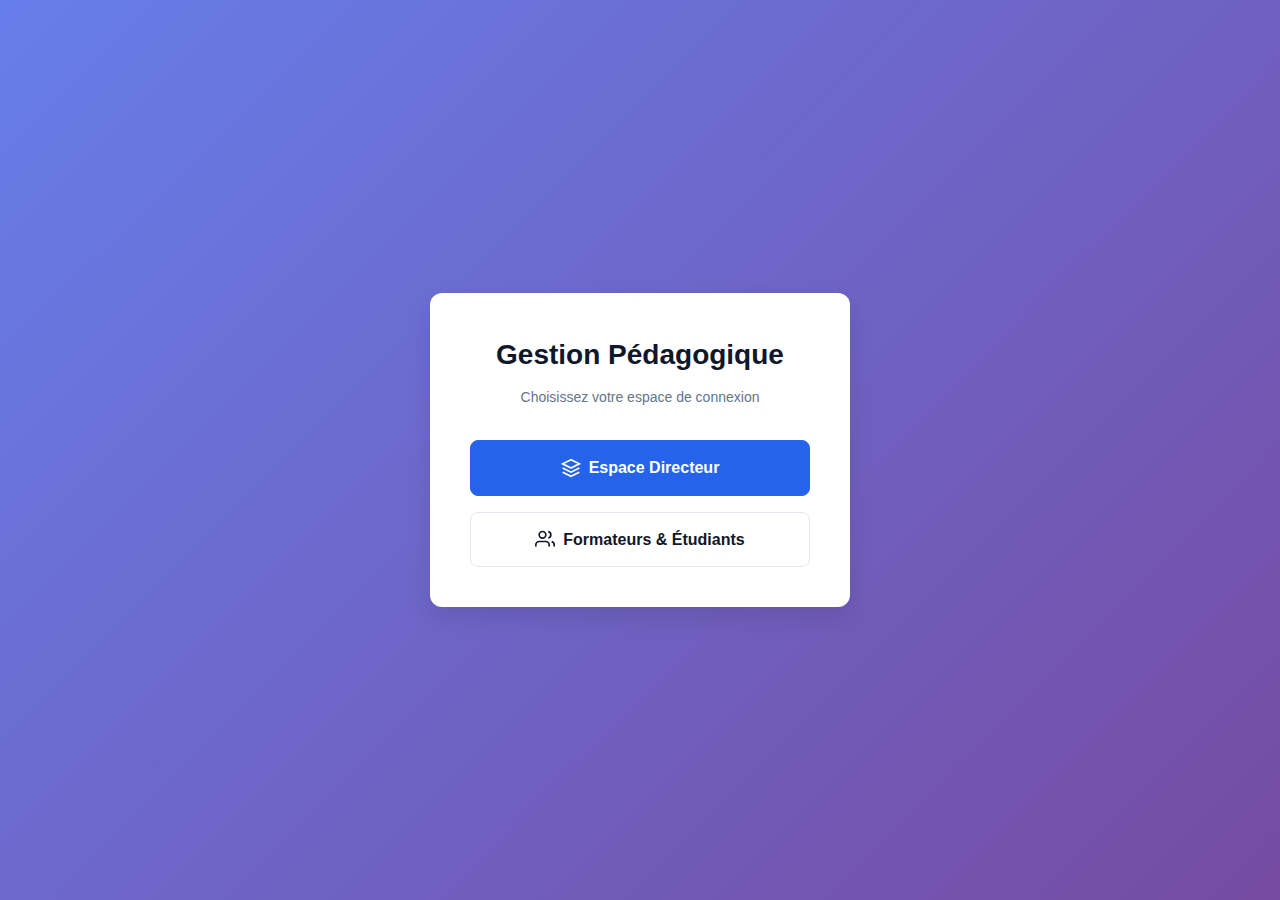
<file: frontend/index.html>
<!DOCTYPE html>
<html lang="fr">
<head>
    <meta charset="UTF-8">
    <meta name="viewport" content="width=device-width, initial-scale=1.0">
    <title>Gestion Pédagogique</title>
    <link rel="stylesheet" href="styles.css">
</head>
<body class="login-page">
    <div class="login-container">
        <div class="login-card">
            <div class="login-header">
                <h1>Gestion Pédagogique</h1>
                <p>Choisissez votre espace de connexion</p>
            </div>
            <div style="display: flex; flex-direction: column; gap: 16px;">
                <a href="login-directeur.html" class="btn btn-primary btn-large" style="justify-content: center;">
                    <svg viewBox="0 0 24 24" fill="none" stroke="currentColor" stroke-width="2" width="20" height="20">
                        <path d="M12 2L2 7l10 5 10-5-10-5z"></path>
                        <path d="M2 17l10 5 10-5M2 12l10 5 10-5"></path>
                    </svg>
                    Espace Directeur
                </a>
                <a href="login-user.html" class="btn btn-secondary btn-large" style="justify-content: center;">
                    <svg viewBox="0 0 24 24" fill="none" stroke="currentColor" stroke-width="2" width="20" height="20">
                        <path d="M17 21v-2a4 4 0 0 0-4-4H5a4 4 0 0 0-4 4v2"></path>
                        <circle cx="9" cy="7" r="4"></circle>
                        <path d="M23 21v-2a4 4 0 0 0-3-3.87"></path>
                        <path d="M16 3.13a4 4 0 0 1 0 7.75"></path>
                    </svg>
                    Formateurs & Étudiants
                </a>
            </div>
        </div>
    </div>
</body>
</html>
</file>
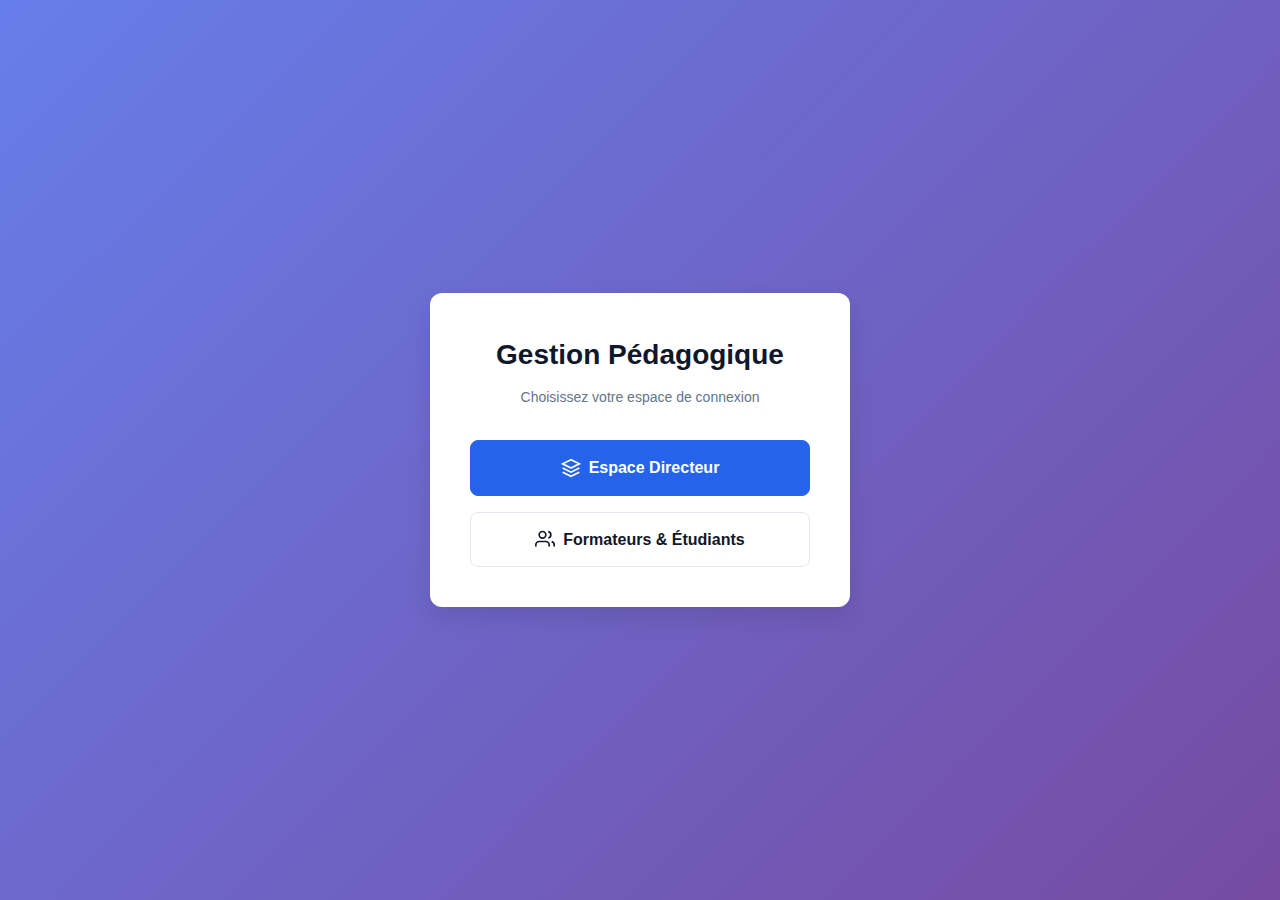
<file: frontend/dashboard-etudiant.html>
<!DOCTYPE html>
<html lang="fr">
<head>
    <meta charset="UTF-8">
    <meta name="viewport" content="width=device-width, initial-scale=1.0">
    <title>Dashboard Étudiant - Gestion Pédagogique</title>
    <link rel="stylesheet" href="styles.css">
</head>
<body>
    <div class="app-container">
        <aside class="sidebar">
            <div class="sidebar-header">
                <h1>Gestion Pédagogique</h1>
                <p id="user-name">Étudiant</p>
            </div>
            <nav class="sidebar-nav">
                <div class="nav-item active" data-section="espaces">
                    <svg viewBox="0 0 24 24" fill="none" stroke="currentColor" stroke-width="2">
                        <path d="M4 19.5A2.5 2.5 0 0 1 6.5 17H20"></path>
                        <path d="M6.5 2H20v20H6.5A2.5 2.5 0 0 1 4 19.5v-15A2.5 2.5 0 0 1 6.5 2z"></path>
                    </svg>
                    <span class="nav-text">Mes espaces</span>
                </div>
                <div class="nav-item" data-section="travaux">
                    <svg viewBox="0 0 24 24" fill="none" stroke="currentColor" stroke-width="2">
                        <path d="M14 2H6a2 2 0 0 0-2 2v16a2 2 0 0 0 2 2h12a2 2 0 0 0 2-2V8z"></path>
                        <polyline points="14 2 14 8 20 8"></polyline>
                        <line x1="16" y1="13" x2="8" y2="13"></line>
                        <line x1="16" y1="17" x2="8" y2="17"></line>
                    </svg>
                    <span class="nav-text">Mes travaux</span>
                </div>
                <div class="nav-item" data-section="notes">
                    <svg viewBox="0 0 24 24" fill="none" stroke="currentColor" stroke-width="2">
                        <polygon points="12 2 15.09 8.26 22 9.27 17 14.14 18.18 21.02 12 17.77 5.82 21.02 7 14.14 2 9.27 8.91 8.26 12 2"></polygon>
                    </svg>
                    <span class="nav-text">Mes notes</span>
                </div>
            </nav>
            <div class="sidebar-footer">
                <button class="btn btn-secondary" onclick="logout()" style="width: 100%;">
                    <svg viewBox="0 0 24 24" fill="none" stroke="currentColor" stroke-width="2" width="20" height="20">
                        <path d="M9 21H5a2 2 0 0 1-2-2V5a2 2 0 0 1 2-2h4"></path>
                        <polyline points="16 17 21 12 16 7"></polyline>
                        <line x1="21" y1="12" x2="9" y2="12"></line>
                    </svg>
                    <span class="nav-text">Déconnexion</span>
                </button>
            </div>
        </aside>

        <main class="main-content">
            <div id="section-espaces">
                <div class="header">
                    <h1>Mes espaces pédagogiques</h1>
                </div>
                <div id="espaces-list" class="stats-grid"></div>
            </div>

            <div id="section-travaux" class="hidden">
                <div class="header">
                    <h1>Mes travaux</h1>
                </div>
                <div class="card">
                    <div class="table-responsive">
                        <table id="travaux-table">
                            <thead>
                                <tr>
                                    <th>Titre</th>
                                    <th>Espace</th>
                                    <th>Type</th>
                                    <th>Date limite</th>
                                    <th>Statut</th>
                                    <th>Actions</th>
                                </tr>
                            </thead>
                            <tbody id="travaux-list"></tbody>
                        </table>
                    </div>
                </div>
            </div>

            <div id="section-notes" class="hidden">
                <div class="header">
                    <h1>Mes notes</h1>
                </div>
                <div id="notes-container"></div>
            </div>
        </main>
    </div>

    <div class="bottom-nav">
        <div class="bottom-nav-item active" data-section="espaces">
            <svg viewBox="0 0 24 24" fill="none" stroke="currentColor" stroke-width="2">
                <path d="M4 19.5A2.5 2.5 0 0 1 6.5 17H20"></path>
                <path d="M6.5 2H20v20H6.5A2.5 2.5 0 0 1 4 19.5v-15A2.5 2.5 0 0 1 6.5 2z"></path>
            </svg>
            Espaces
        </div>
        <div class="bottom-nav-item" data-section="travaux">
            <svg viewBox="0 0 24 24" fill="none" stroke="currentColor" stroke-width="2">
                <path d="M14 2H6a2 2 0 0 0-2 2v16a2 2 0 0 0 2 2h12a2 2 0 0 0 2-2V8z"></path>
                <polyline points="14 2 14 8 20 8"></polyline>
            </svg>
            Travaux
        </div>
        <div class="bottom-nav-item" data-section="notes">
            <svg viewBox="0 0 24 24" fill="none" stroke="currentColor" stroke-width="2">
                <polygon points="12 2 15.09 8.26 22 9.27 17 14.14 18.18 21.02 12 17.77 5.82 21.02 7 14.14 2 9.27 8.91 8.26 12 2"></polygon>
            </svg>
            Notes
        </div>
    </div>

    <div id="modal" class="modal"></div>
    <div id="toast-container" class="toast-container"></div>

    <script src="auth.js"></script>
    <script src="etudiant.js"></script>
    <script>
        console.log('=== INIT DASHBOARD ETUDIANT ===');
        
        if (!checkAuth(['etudiant'])) {
            console.error('Auth failed');
        } else {
            console.log('Auth OK');
            const user = getCurrentUser();
            console.log('User:', user);
            document.getElementById('user-name').textContent = user.nom_complet;
            
            document.querySelectorAll('.nav-item, .bottom-nav-item').forEach(item => {
                item.addEventListener('click', function() {
                    const section = this.getAttribute('data-section');
                    console.log('Click:', section);
                    if (section) {
                        showEtudiantSection(section);
                    }
                });
            });
            
            loadEtudiantEspaces();
        }
    </script>
</body>
</html>
</file>
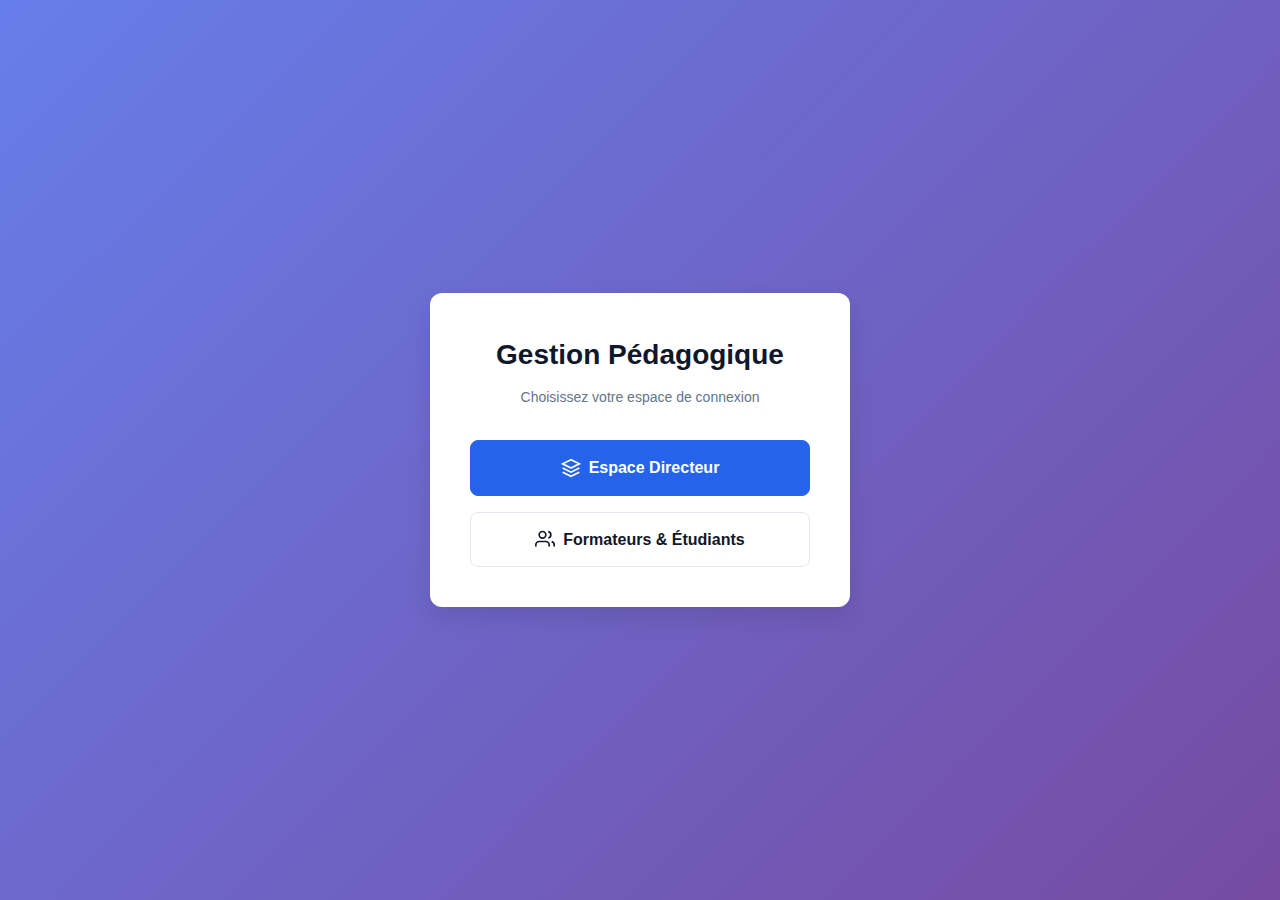
<file: frontend/dashboard-formateur.html>
<!DOCTYPE html>
<html lang="fr">
<head>
    <meta charset="UTF-8">
    <meta name="viewport" content="width=device-width, initial-scale=1.0">
    <title>Dashboard Formateur - Gestion Pédagogique</title>
    <link rel="stylesheet" href="styles.css">
</head>
<body>
    <div class="app-container">
        <aside class="sidebar">
            <div class="sidebar-header">
                <h1>Gestion Pédagogique</h1>
                <p id="user-name">Formateur</p>
            </div>
            <nav class="sidebar-nav">
                <div class="nav-item active" data-section="espaces">
                    <svg viewBox="0 0 24 24" fill="none" stroke="currentColor" stroke-width="2">
                        <path d="M4 19.5A2.5 2.5 0 0 1 6.5 17H20"></path>
                        <path d="M6.5 2H20v20H6.5A2.5 2.5 0 0 1 4 19.5v-15A2.5 2.5 0 0 1 6.5 2z"></path>
                    </svg>
                    <span class="nav-text">Mes espaces</span>
                </div>
                <div class="nav-item" data-section="travaux">
                    <svg viewBox="0 0 24 24" fill="none" stroke="currentColor" stroke-width="2">
                        <path d="M14 2H6a2 2 0 0 0-2 2v16a2 2 0 0 0 2 2h12a2 2 0 0 0 2-2V8z"></path>
                        <polyline points="14 2 14 8 20 8"></polyline>
                        <line x1="16" y1="13" x2="8" y2="13"></line>
                        <line x1="16" y1="17" x2="8" y2="17"></line>
                    </svg>
                    <span class="nav-text">Mes travaux</span>
                </div>
                <div class="nav-item" data-section="evaluations">
                    <svg viewBox="0 0 24 24" fill="none" stroke="currentColor" stroke-width="2">
                        <polygon points="12 2 15.09 8.26 22 9.27 17 14.14 18.18 21.02 12 17.77 5.82 21.02 7 14.14 2 9.27 8.91 8.26 12 2"></polygon>
                    </svg>
                    <span class="nav-text">Évaluations</span>
                </div>
            </nav>
            <div class="sidebar-footer">
                <button class="btn btn-secondary" onclick="logout()" style="width: 100%;">
                    <svg viewBox="0 0 24 24" fill="none" stroke="currentColor" stroke-width="2" width="20" height="20">
                        <path d="M9 21H5a2 2 0 0 1-2-2V5a2 2 0 0 1 2-2h4"></path>
                        <polyline points="16 17 21 12 16 7"></polyline>
                        <line x1="21" y1="12" x2="9" y2="12"></line>
                    </svg>
                    <span class="nav-text">Déconnexion</span>
                </button>
            </div>
        </aside>

        <main class="main-content">
            <div id="section-espaces">
                <div class="header">
                    <h1>Mes espaces pédagogiques</h1>
                </div>
                <div id="espaces-list" class="stats-grid"></div>
            </div>

            <div id="section-travaux" class="hidden">
                <div class="header">
                    <h1>Mes travaux</h1>
                    <div class="header-actions">
                        <button class="btn btn-primary" onclick="openTravailModal()">
                            <svg viewBox="0 0 24 24" fill="none" stroke="currentColor" stroke-width="2" width="20" height="20">
                                <line x1="12" y1="5" x2="12" y2="19"></line>
                                <line x1="5" y1="12" x2="19" y2="12"></line>
                            </svg>
                            Créer un travail
                        </button>
                    </div>
                </div>
                <div class="card">
                    <div class="table-responsive">
                        <table id="travaux-table">
                            <thead>
                                <tr>
                                    <th>Titre</th>
                                    <th>Espace</th>
                                    <th>Type</th>
                                    <th>Date fin</th>
                                    <th>Statut</th>
                                    <th>Actions</th>
                                </tr>
                            </thead>
                            <tbody id="travaux-list"></tbody>
                        </table>
                    </div>
                </div>
            </div>

            <div id="section-evaluations" class="hidden">
                <div class="header">
                    <h1>Livraisons à évaluer</h1>
                </div>
                <div class="card">
                    <div class="table-responsive">
                        <table id="livraisons-table">
                            <thead>
                                <tr>
                                    <th>Travail</th>
                                    <th>Étudiant</th>
                                    <th>Date soumission</th>
                                    <th>Actions</th>
                                </tr>
                            </thead>
                            <tbody id="livraisons-list"></tbody>
                        </table>
                    </div>
                </div>
            </div>
        </main>
    </div>

    <div class="bottom-nav">
        <div class="bottom-nav-item active" data-section="espaces">
            <svg viewBox="0 0 24 24" fill="none" stroke="currentColor" stroke-width="2">
                <path d="M4 19.5A2.5 2.5 0 0 1 6.5 17H20"></path>
                <path d="M6.5 2H20v20H6.5A2.5 2.5 0 0 1 4 19.5v-15A2.5 2.5 0 0 1 6.5 2z"></path>
            </svg>
            Espaces
        </div>
        <div class="bottom-nav-item" data-section="travaux">
            <svg viewBox="0 0 24 24" fill="none" stroke="currentColor" stroke-width="2">
                <path d="M14 2H6a2 2 0 0 0-2 2v16a2 2 0 0 0 2 2h12a2 2 0 0 0 2-2V8z"></path>
                <polyline points="14 2 14 8 20 8"></polyline>
            </svg>
            Travaux
        </div>
        <div class="bottom-nav-item" data-section="evaluations">
            <svg viewBox="0 0 24 24" fill="none" stroke="currentColor" stroke-width="2">
                <polygon points="12 2 15.09 8.26 22 9.27 17 14.14 18.18 21.02 12 17.77 5.82 21.02 7 14.14 2 9.27 8.91 8.26 12 2"></polygon>
            </svg>
            Évaluations
        </div>
    </div>

    <div id="modal" class="modal"></div>
    <div id="toast-container" class="toast-container"></div>

    <script src="auth.js"></script>
    <script src="formateur.js"></script>
    <script>
        console.log('=== INIT DASHBOARD FORMATEUR ===');
        
        if (!checkAuth(['formateur'])) {
            console.error('Auth failed');
        } else {
            console.log('Auth OK');
            const user = getCurrentUser();
            console.log('User:', user);
            document.getElementById('user-name').textContent = user.nom_complet;
            
            document.querySelectorAll('.nav-item, .bottom-nav-item').forEach(item => {
                item.addEventListener('click', function() {
                    const section = this.getAttribute('data-section');
                    console.log('Click:', section);
                    if (section) {
                        showFormateurSection(section);
                    }
                });
            });
            
            loadFormateurEspaces();
        }
    </script>
    </script>
</body>
</html>
</file>
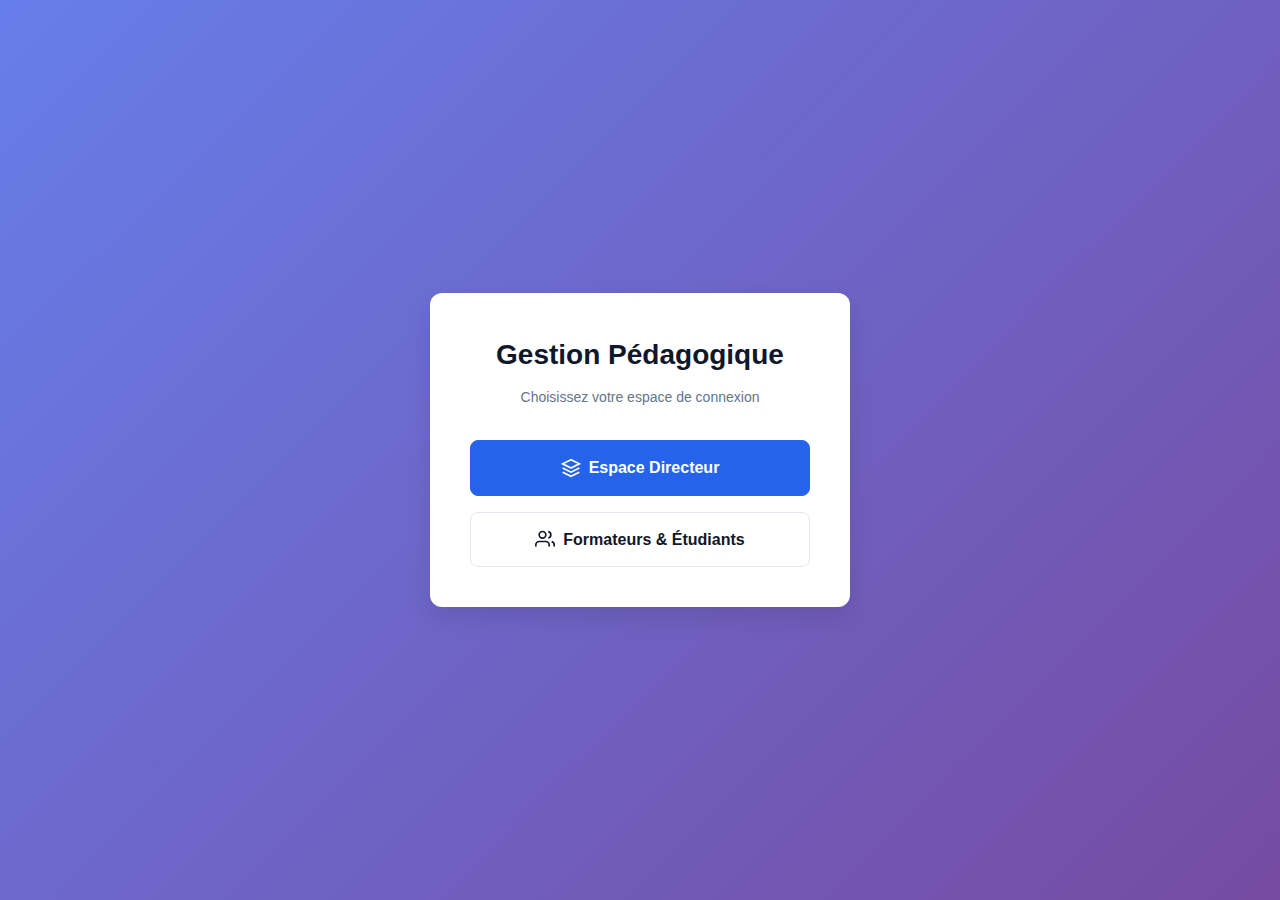
<file: frontend/dashboard.html>
<!DOCTYPE html>
<html lang="fr">
<head>
    <meta charset="UTF-8">
    <meta name="viewport" content="width=device-width, initial-scale=1.0">
    <title>Dashboard Directeur - Gestion Pédagogique</title>
    <link rel="stylesheet" href="styles.css">
</head>
<body>
    <div class="app-container">
        <aside class="sidebar">
            <div class="sidebar-header">
                <h1>Gestion Pédagogique</h1>
                <p id="user-name">Directeur</p>
            </div>
            <nav class="sidebar-nav">
                <div class="nav-item active" data-section="dashboard">
                    <svg viewBox="0 0 24 24" fill="none" stroke="currentColor" stroke-width="2">
                        <rect x="3" y="3" width="7" height="7"></rect>
                        <rect x="14" y="3" width="7" height="7"></rect>
                        <rect x="14" y="14" width="7" height="7"></rect>
                        <rect x="3" y="14" width="7" height="7"></rect>
                    </svg>
                    <span class="nav-text">Tableau de bord</span>
                </div>
                <div class="nav-item" data-section="formateurs">
                    <svg viewBox="0 0 24 24" fill="none" stroke="currentColor" stroke-width="2">
                        <path d="M20 21v-2a4 4 0 0 0-4-4H8a4 4 0 0 0-4 4v2"></path>
                        <circle cx="12" cy="7" r="4"></circle>
                    </svg>
                    <span class="nav-text">Formateurs</span>
                </div>
                <div class="nav-item" data-section="promotions">
                    <svg viewBox="0 0 24 24" fill="none" stroke="currentColor" stroke-width="2">
                        <path d="M12 2L2 7l10 5 10-5-10-5z"></path>
                        <path d="M2 17l10 5 10-5M2 12l10 5 10-5"></path>
                    </svg>
                    <span class="nav-text">Promotions</span>
                </div>
                <div class="nav-item" data-section="etudiants">
                    <svg viewBox="0 0 24 24" fill="none" stroke="currentColor" stroke-width="2">
                        <path d="M17 21v-2a4 4 0 0 0-4-4H5a4 4 0 0 0-4 4v2"></path>
                        <circle cx="9" cy="7" r="4"></circle>
                        <path d="M23 21v-2a4 4 0 0 0-3-3.87"></path>
                        <path d="M16 3.13a4 4 0 0 1 0 7.75"></path>
                    </svg>
                    <span class="nav-text">Étudiants</span>
                </div>
                <div class="nav-item" data-section="espaces">
                    <svg viewBox="0 0 24 24" fill="none" stroke="currentColor" stroke-width="2">
                        <path d="M4 19.5A2.5 2.5 0 0 1 6.5 17H20"></path>
                        <path d="M6.5 2H20v20H6.5A2.5 2.5 0 0 1 4 19.5v-15A2.5 2.5 0 0 1 6.5 2z"></path>
                    </svg>
                    <span class="nav-text">Espaces Pédagogiques</span>
                </div>
            </nav>
            <div class="sidebar-footer">
                <button class="btn btn-secondary" onclick="logout()" style="width: 100%;">
                    <svg viewBox="0 0 24 24" fill="none" stroke="currentColor" stroke-width="2" width="20" height="20">
                        <path d="M9 21H5a2 2 0 0 1-2-2V5a2 2 0 0 1 2-2h4"></path>
                        <polyline points="16 17 21 12 16 7"></polyline>
                        <line x1="21" y1="12" x2="9" y2="12"></line>
                    </svg>
                    <span class="nav-text">Déconnexion</span>
                </button>
            </div>
        </aside>

        <main class="main-content">
            <div id="section-dashboard">
                <div class="header">
                    <h1>Tableau de bord</h1>
                </div>
                <div class="stats-grid" id="stats-grid">
                    <div class="stat-card">
                        <div class="stat-icon blue">
                            <svg viewBox="0 0 24 24" fill="none" stroke="currentColor" stroke-width="2" width="24" height="24">
                                <path d="M20 21v-2a4 4 0 0 0-4-4H8a4 4 0 0 0-4 4v2"></path>
                                <circle cx="12" cy="7" r="4"></circle>
                            </svg>
                        </div>
                        <div class="stat-info">
                            <h3 id="stat-formateurs">0</h3>
                            <p>Formateurs</p>
                        </div>
                    </div>
                    <div class="stat-card">
                        <div class="stat-icon green">
                            <svg viewBox="0 0 24 24" fill="none" stroke="currentColor" stroke-width="2" width="24" height="24">
                                <path d="M17 21v-2a4 4 0 0 0-4-4H5a4 4 0 0 0-4 4v2"></path>
                                <circle cx="9" cy="7" r="4"></circle>
                                <path d="M23 21v-2a4 4 0 0 0-3-3.87"></path>
                                <path d="M16 3.13a4 4 0 0 1 0 7.75"></path>
                            </svg>
                        </div>
                        <div class="stat-info">
                            <h3 id="stat-etudiants">0</h3>
                            <p>Étudiants</p>
                        </div>
                    </div>
                    <div class="stat-card">
                        <div class="stat-icon orange">
                            <svg viewBox="0 0 24 24" fill="none" stroke="currentColor" stroke-width="2" width="24" height="24">
                                <path d="M12 2L2 7l10 5 10-5-10-5z"></path>
                                <path d="M2 17l10 5 10-5M2 12l10 5 10-5"></path>
                            </svg>
                        </div>
                        <div class="stat-info">
                            <h3 id="stat-promotions">0</h3>
                            <p>Promotions</p>
                        </div>
                    </div>
                    <div class="stat-card">
                        <div class="stat-icon red">
                            <svg viewBox="0 0 24 24" fill="none" stroke="currentColor" stroke-width="2" width="24" height="24">
                                <path d="M4 19.5A2.5 2.5 0 0 1 6.5 17H20"></path>
                                <path d="M6.5 2H20v20H6.5A2.5 2.5 0 0 1 4 19.5v-15A2.5 2.5 0 0 1 6.5 2z"></path>
                            </svg>
                        </div>
                        <div class="stat-info">
                            <h3 id="stat-espaces">0</h3>
                            <p>Espaces Pédagogiques</p>
                        </div>
                    </div>
                </div>
            </div>

            <div id="section-formateurs" class="hidden">
                <div class="header">
                    <h2>Formateurs</h2>
                     <div class="search-box">
                        <svg viewBox="0 0 24 24" fill="none" stroke="currentColor" stroke-width="2">
                            <circle cx="11" cy="11" r="8"></circle>
                            <path d="m21 21-4.35-4.35"></path>
                        </svg>
                        <input type="text" id="search-formateurs" placeholder="Rechercher un formateur..." onkeyup="filterTable('formateurs-table', this.value)">
                    </div>

                    <div class="header-actions">
                        <button class="btn btn-primary" onclick="openFormateurModal()">
                            <svg viewBox="0 0 24 24" fill="none" stroke="currentColor" stroke-width="2" width="20" height="20">
                                <line x1="12" y1="5" x2="12" y2="19"></line>
                                <line x1="5" y1="12" x2="19" y2="12"></line>
                            </svg>
                            Nouveau formateur
                        </button>
                    </div>
                </div>
                <div class="card">
                   
                    <div class="table-responsive">
                        <table id="formateurs-table">
                            <thead>
                                <tr>
                                    <th>Nom complet</th>
                                    <th>Email</th>
                                    <th>Téléphone</th>
                                    <th>Spécialité</th>
                                    <th>Statut</th>
                                    <th>Actions</th>
                                </tr>
                            </thead>
                            <tbody id="formateurs-list">
                                <tr><td colspan="6" style="text-align: center; padding: 40px;">Chargement...</td></tr>
                            </tbody>
                        </table>
                    </div>
                </div>
            </div>

            <div id="section-promotions" class="hidden">
                <div class="header">
                    <h1>Promotions</h1>
                    <div class="header-actions">
                        <button class="btn btn-primary" onclick="openPromotionModal()">
                            <svg viewBox="0 0 24 24" fill="none" stroke="currentColor" stroke-width="2" width="20" height="20">
                                <line x1="12" y1="5" x2="12" y2="19"></line>
                                <line x1="5" y1="12" x2="19" y2="12"></line>
                            </svg>
                            Nouvelle promotion
                        </button>
                    </div>
                </div>
                <div class="card">
                    <div class="search-box">
                        <svg viewBox="0 0 24 24" fill="none" stroke="currentColor" stroke-width="2">
                            <circle cx="11" cy="11" r="8"></circle>
                            <path d="m21 21-4.35-4.35"></path>
                        </svg>
                        <input type="text" id="search-promotions" placeholder="Rechercher une promotion..." onkeyup="filterTable('promotions-table', this.value)">
                    </div>
                    <div class="table-responsive">
                        <table id="promotions-table">
                            <thead>
                                <tr>
                                    <th>Nom</th>
                                    <th>Année début</th>
                                    <th>Année fin</th>
                                    <th>Étudiants</th>
                                    <th>Actions</th>
                                </tr>
                            </thead>
                            <tbody id="promotions-list">
                                <tr><td colspan="5" style="text-align: center; padding: 40px;">Chargement...</td></tr>
                            </tbody>
                        </table>
                    </div>
                </div>
            </div>

            <div id="section-etudiants" class="hidden">
                <div class="header">
                    <h1>Étudiants</h1>
                    <div class="header-actions">
                        <button class="btn btn-primary" onclick="openEtudiantModal()">
                            <svg viewBox="0 0 24 24" fill="none" stroke="currentColor" stroke-width="2" width="20" height="20">
                                <line x1="12" y1="5" x2="12" y2="19"></line>
                                <line x1="5" y1="12" x2="19" y2="12"></line>
                            </svg>
                            Nouvel étudiant
                        </button>
                    </div>
                </div>
                <div class="card">
                    <div class="search-box">
                        <svg viewBox="0 0 24 24" fill="none" stroke="currentColor" stroke-width="2">
                            <circle cx="11" cy="11" r="8"></circle>
                            <path d="m21 21-4.35-4.35"></path>
                        </svg>
                        <input type="text" id="search-etudiants" placeholder="Rechercher un étudiant..." onkeyup="filterTable('etudiants-table', this.value)">
                    </div>
                    <div class="table-responsive">
                        <table id="etudiants-table">
                            <thead>
                                <tr>
                                    <th>Nom complet</th>
                                    <th>Email</th>
                                    <th>Matricule</th>
                                    <th>Promotion</th>
                                    <th>Statut</th>
                                    <th>Actions</th>
                                </tr>
                            </thead>
                            <tbody id="etudiants-list">
                                <tr><td colspan="6" style="text-align: center; padding: 40px;">Chargement...</td></tr>
                            </tbody>
                        </table>
                    </div>
                </div>
            </div>

            <div id="section-espaces" class="hidden">
                <div class="header">
                    <h1>Espaces Pédagogiques</h1>
                    <div class="header-actions">
                        <button class="btn btn-primary" onclick="openEspaceModal()">
                            <svg viewBox="0 0 24 24" fill="none" stroke="currentColor" stroke-width="2" width="20" height="20">
                                <line x1="12" y1="5" x2="12" y2="19"></line>
                                <line x1="5" y1="12" x2="19" y2="12"></line>
                            </svg>
                            Nouvel espace
                        </button>
                    </div>
                </div>
                <div class="card">
                    <div class="search-box">
                        <svg viewBox="0 0 24 24" fill="none" stroke="currentColor" stroke-width="2">
                            <circle cx="11" cy="11" r="8"></circle>
                            <path d="m21 21-4.35-4.35"></path>
                        </svg>
                        <input type="text" id="search-espaces" placeholder="Rechercher un espace..." onkeyup="filterTable('espaces-table', this.value)">
                    </div>
                    <div class="table-responsive">
                        <table id="espaces-table">
                            <thead>
                                <tr>
                                    <th>Matière</th>
                                    <th>Code</th>
                                    <th>Coefficient</th>
                                    <th>Formateurs</th>
                                    <th>Étudiants</th>
                                    <th>Actions</th>
                                </tr>
                            </thead>
                            <tbody id="espaces-list">
                                <tr><td colspan="6" style="text-align: center; padding: 40px;">Chargement...</td></tr>
                            </tbody>
                        </table>
                    </div>
                </div>
            </div>

            <div id="section-directeurs" class="hidden">
                <div class="header">
                    <h1>Directeurs</h1>
                    <div class="header-actions">
                        <button class="btn btn-primary" onclick="openDirecteurModal()">
                            <svg viewBox="0 0 24 24" fill="none" stroke="currentColor" stroke-width="2" width="20" height="20">
                                <line x1="12" y1="5" x2="12" y2="19"></line>
                                <line x1="5" y1="12" x2="19" y2="12"></line>
                            </svg>
                            Nouveau directeur
                        </button>
                    </div>
                </div>
                <div class="card">
                    <div class="search-box">
                        <svg viewBox="0 0 24 24" fill="none" stroke="currentColor" stroke-width="2">
                            <circle cx="11" cy="11" r="8"></circle>
                            <path d="m21 21-4.35-4.35"></path>
                        </svg>
                        <input type="text" id="search-directeurs" placeholder="Rechercher un directeur..." onkeyup="filterTable('directeurs-table', this.value)">
                    </div>
                    <div class="table-responsive">
                        <table id="directeurs-table">
                            <thead>
                                <tr>
                                    <th>Nom complet</th>
                                    <th>Email</th>
                                    <th>Actions</th>
                                </tr>
                            </thead>
                            <tbody id="directeurs-list">
                                <tr><td colspan="3" style="text-align: center; padding: 40px;">Chargement...</td></tr>
                            </tbody>
                        </table>
                    </div>
                </div>
            </div>
        </main>
    </div>

    <div class="bottom-nav">
        <div class="bottom-nav-item active" data-section="dashboard">
            <svg viewBox="0 0 24 24" fill="none" stroke="currentColor" stroke-width="2">
                <rect x="3" y="3" width="7" height="7"></rect>
                <rect x="14" y="3" width="7" height="7"></rect>
                <rect x="14" y="14" width="7" height="7"></rect>
                <rect x="3" y="14" width="7" height="7"></rect>
            </svg>
            Dashboard
        </div>
        <div class="bottom-nav-item" data-section="formateurs">
            <svg viewBox="0 0 24 24" fill="none" stroke="currentColor" stroke-width="2">
                <path d="M20 21v-2a4 4 0 0 0-4-4H8a4 4 0 0 0-4 4v2"></path>
                <circle cx="12" cy="7" r="4"></circle>
            </svg>
            Formateurs
        </div>
        <div class="bottom-nav-item" data-section="promotions">
            <svg viewBox="0 0 24 24" fill="none" stroke="currentColor" stroke-width="2">
                <path d="M12 2L2 7l10 5 10-5-10-5z"></path>
            </svg>
            Promotions
        </div>
        <div class="bottom-nav-item" data-section="etudiants">
            <svg viewBox="0 0 24 24" fill="none" stroke="currentColor" stroke-width="2">
                <path d="M17 21v-2a4 4 0 0 0-4-4H5a4 4 0 0 0-4 4v2"></path>
                <circle cx="9" cy="7" r="4"></circle>
            </svg>
            Étudiants
        </div>
        <div class="bottom-nav-item" data-section="espaces">
            <svg viewBox="0 0 24 24" fill="none" stroke="currentColor" stroke-width="2">
                <path d="M4 19.5A2.5 2.5 0 0 1 6.5 17H20"></path>
                <path d="M6.5 2H20v20H6.5A2.5 2.5 0 0 1 4 19.5v-15A2.5 2.5 0 0 1 6.5 2z"></path>
            </svg>
            Espaces
        </div>
    </div>

    <div id="modal" class="modal"></div>
    <div id="toast-container" class="toast-container"></div>

    <script src="auth.js"></script>
    <script src="script.js"></script>
    <script>
        console.log('=== INITIALISATION DASHBOARD ===');
        
        if (!checkAuth(['directeur'])) {
            console.error('Auth failed');
        } else {
            console.log('Auth OK');
            const user = getCurrentUser();
            console.log('User:', user);
            document.getElementById('user-name').textContent = user.nom_complet;
            
            document.querySelectorAll('.nav-item, .bottom-nav-item').forEach(item => {
                item.addEventListener('click', function() {
                    const section = this.getAttribute('data-section');
                    console.log('Click detected on:', section);
                    if (section) {
                        showSection(section);
                    }
                });
            });
            
            loadDashboard();
        }
    </script>
</body>
</html>
</file>
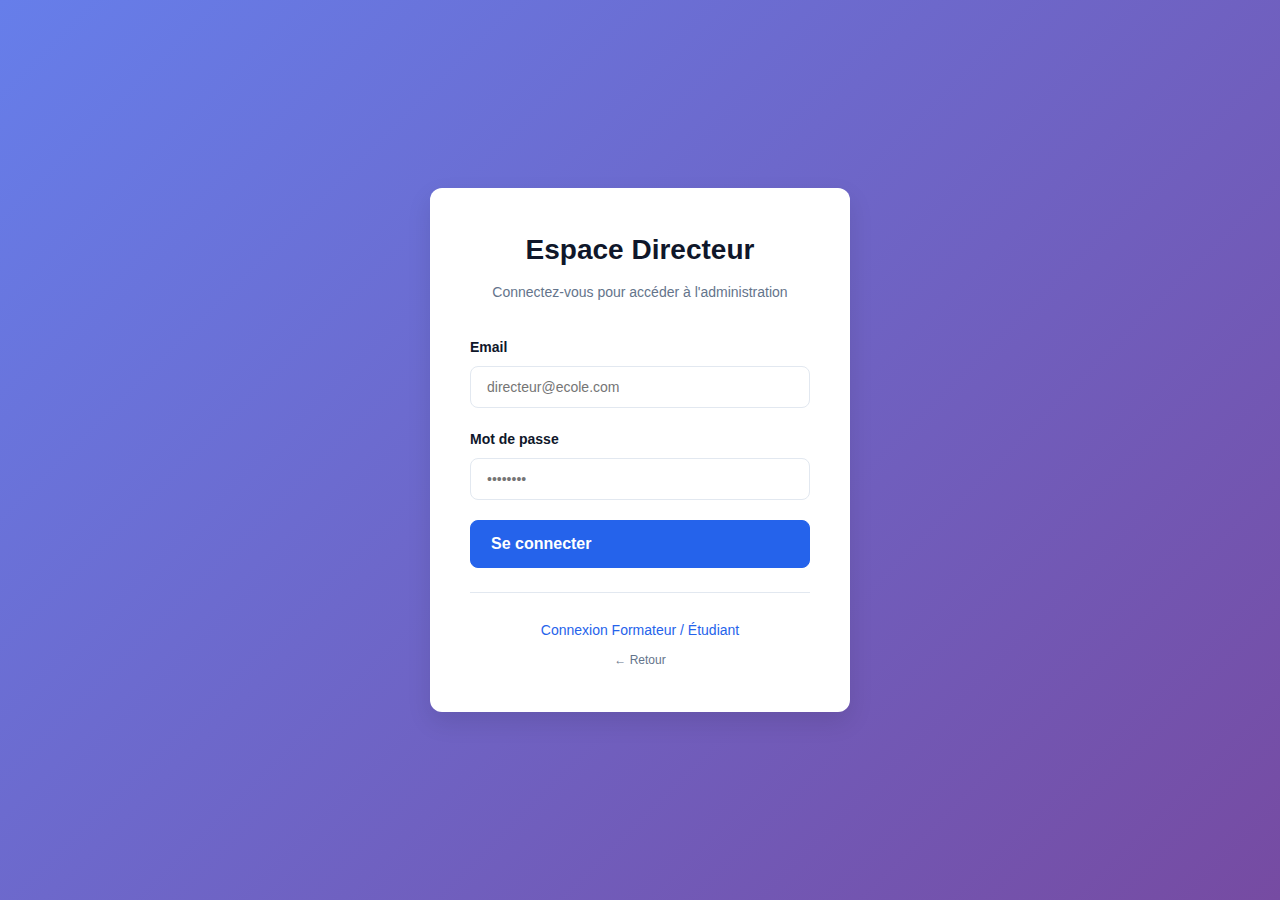
<file: frontend/login-directeur.html>
<!DOCTYPE html>
<html lang="fr">
<head>
    <meta charset="UTF-8">
    <meta name="viewport" content="width=device-width, initial-scale=1.0">
    <title>Connexion Directeur - Gestion Pédagogique</title>
    <link rel="stylesheet" href="styles.css">
</head>
<body class="login-page">
    <div class="login-container">
        <div class="login-card">
            <div class="login-header">
                <h1>Espace Directeur</h1>
                <p>Connectez-vous pour accéder à l'administration</p>
            </div>
            <form id="login-form" onsubmit="loginDirecteur(event)">
                <div class="form-group">
                    <label for="email">Email</label>
                    <input type="email" id="email" required placeholder="directeur@ecole.com" autocomplete="email">
                </div>
                <div class="form-group">
                    <label for="password">Mot de passe</label>
                    <input type="password" id="password" required placeholder="••••••••" autocomplete="current-password">
                </div>
                <button type="submit" class="btn btn-primary btn-large">
                    Se connecter
                </button>
            </form>
            <div class="login-footer">
                <a href="login-user.html">Connexion Formateur / Étudiant</a>
                <br>
                <a href="index.html" style="font-size: 12px; color: var(--text-secondary); margin-top: 8px; display: inline-block;">← Retour</a>
            </div>
        </div>
    </div>
    <div id="toast-container" class="toast-container"></div>
    <script src="auth.js"></script>
</body>
</html>
</file>
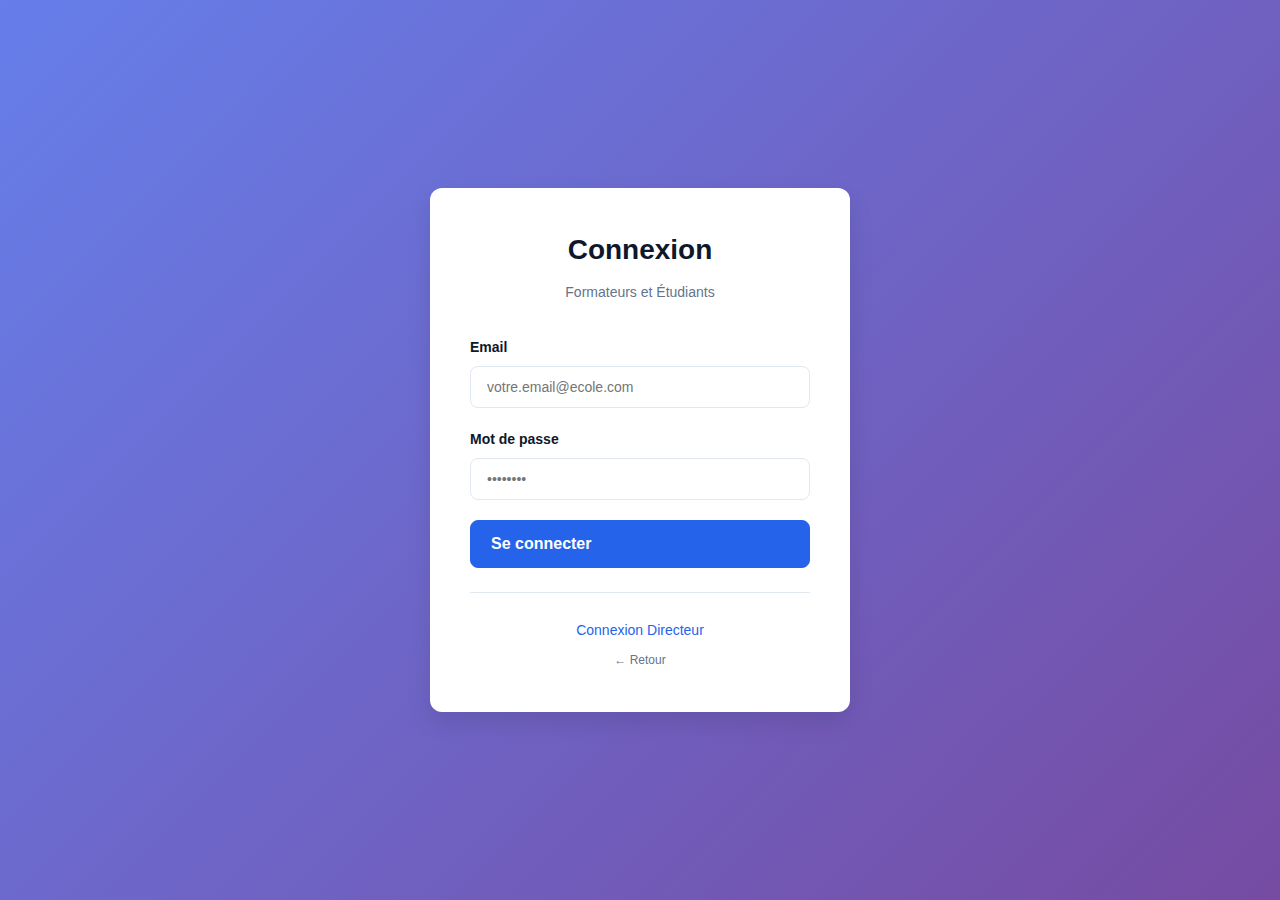
<file: frontend/login-user.html>
<!DOCTYPE html>
<html lang="fr">
<head>
    <meta charset="UTF-8">
    <meta name="viewport" content="width=device-width, initial-scale=1.0">
    <title>Connexion - Gestion Pédagogique</title>
    <link rel="stylesheet" href="styles.css">
</head>
<body class="login-page">
    <div class="login-container">
        <div class="login-card">
            <div class="login-header">
                <h1>Connexion</h1>
                <p>Formateurs et Étudiants</p>
            </div>
            <form id="login-form" onsubmit="loginUser(event)">
                <div class="form-group">
                    <label for="email">Email</label>
                    <input type="email" id="email" required placeholder="votre.email@ecole.com" autocomplete="email">
                </div>
                <div class="form-group">
                    <label for="password">Mot de passe</label>
                    <input type="password" id="password" required placeholder="••••••••" autocomplete="current-password">
                </div>
                <button type="submit" class="btn btn-primary btn-large">
                    Se connecter
                </button>
            </form>
            <div class="login-footer">
                <a href="login-directeur.html">Connexion Directeur</a>
                <br>
                <a href="index.html" style="font-size: 12px; color: var(--text-secondary); margin-top: 8px; display: inline-block;">← Retour</a>
            </div>
        </div>
    </div>
    <div id="toast-container" class="toast-container"></div>
    <script src="auth.js"></script>
</body>
</html>
</file>
<file: frontend/styles.css>
:root {
    --primary: #2563eb;
    --primary-dark: #1e40af;
    --secondary: #64748b;
    --success: #10b981;
    --warning: #f59e0b;
    --danger: #ef4444;
    --background: #f8fafc;
    --surface: #ffffff;
    --text-primary: #0f172a;
    --text-secondary: #64748b;
    --border: #e2e8f0;
    --shadow: 0 1px 3px rgba(0,0,0,0.1);
    --shadow-lg: 0 10px 25px rgba(0,0,0,0.1);
}

* {
    margin: 0;
    padding: 0;
    box-sizing: border-box;
}

body {
    font-family: -apple-system, BlinkMacSystemFont, 'Segoe UI', Roboto, 'Helvetica Neue', Arial, sans-serif;
    background: var(--background);
    color: var(--text-primary);
    line-height: 1.6;
}

.login-page {
    min-height: 100vh;
    display: flex;
    align-items: center;
    justify-content: center;
    background: linear-gradient(135deg, #667eea 0%, #764ba2 100%);
    padding: 20px;
}

.login-container {
    width: 100%;
    max-width: 420px;
}

.login-card {
    background: var(--surface);
    border-radius: 12px;
    box-shadow: var(--shadow-lg);
    padding: 40px;
}

.login-header {
    text-align: center;
    margin-bottom: 32px;
}

.login-header h1 {
    font-size: 28px;
    font-weight: 700;
    color: var(--text-primary);
    margin-bottom: 8px;
}

.login-header p {
    color: var(--text-secondary);
    font-size: 14px;
}

.form-group {
    margin-bottom: 20px;
}

.form-group label {
    display: block;
    margin-bottom: 8px;
    font-weight: 600;
    font-size: 14px;
    color: var(--text-primary);
}

.form-group input,
.form-group select,
.form-group textarea {
    width: 100%;
    padding: 12px 16px;
    border: 1px solid var(--border);
    border-radius: 8px;
    font-size: 14px;
    transition: all 0.2s;
    font-family: inherit;
}

.form-group input:focus,
.form-group select:focus,
.form-group textarea:focus {
    outline: none;
    border-color: var(--primary);
    box-shadow: 0 0 0 3px rgba(37, 99, 235, 0.1);
}

.form-group textarea {
    min-height: 100px;
    resize: vertical;
}

.btn {
    padding: 10px 20px;
    border: none;
    border-radius: 8px;
    font-size: 14px;
    font-weight: 600;
    cursor: pointer;
    transition: all 0.2s;
    display: inline-flex;
    align-items: center;
    gap: 8px;
    text-decoration: none;
}

.btn:disabled {
    opacity: 0.5;
    cursor: not-allowed;
}

.btn-primary {
    background: var(--primary);
    color: white;
    border: 1px solid var(--primary);
}

.btn-primary:hover:not(:disabled) {
    background: var(--primary-dark);
}

.btn-secondary {
    background: var(--surface);
    color: var(--text-primary);
    border: 1px solid var(--border);
}

.btn-secondary:hover:not(:disabled) {
    background: var(--background);
}

.btn-success {
    background: var(--success);
    color: white;
    border: 1px solid #059669;
}

.btn-success:hover:not(:disabled) {
    background: #059669;
}

.btn-danger {
    background: var(--danger);
    color: white;
    border: 1px solid #dc2626;
}

.btn-danger:hover:not(:disabled) {
    background: #dc2626;
}

.btn-large {
    width: 100%;
    padding: 14px 20px;
    font-size: 16px;
}

.btn-icon {
    padding: 8px;
    border-radius: 6px;
}

.login-footer {
    text-align: center;
    margin-top: 24px;
    padding-top: 24px;
    border-top: 1px solid var(--border);
}

.login-footer a {
    color: var(--primary);
    text-decoration: none;
    font-size: 14px;
}

.login-footer a:hover {
    text-decoration: underline;
}

.app-container {
    display: flex;
    min-height: 100vh;
}

.sidebar {
    width: 80px;
    background: var(--surface);
    border-right: 1px solid var(--border);
    padding: 24px 0;
    position: fixed;
    height: 100vh;
    overflow-y: auto;
    overflow-x: hidden;
    transition: width 0.3s ease;
    z-index: 1000;
}

.sidebar:hover {
    width: 280px;
}

.sidebar-header {
    padding: 0 16px 24px;
    border-bottom: 1px solid var(--border);
    overflow: hidden;
    white-space: nowrap;
}

.sidebar-header h1 {
    font-size: 20px;
    font-weight: 700;
    color: var(--text-primary);
    margin-bottom: 4px;
    white-space: nowrap;
    transition: all 0.3s ease;
    transform: translateX(0);
}

.sidebar:not(:hover) .sidebar-header h1 {
    transform: translateX(-300px);
    opacity: 0;
}

.sidebar-header p {
    font-size: 14px;
    color: var(--text-secondary);
    white-space: nowrap;
    transition: all 0.3s ease;
    transform: translateX(0);
}

.sidebar:not(:hover) .sidebar-header p {
    transform: translateX(-300px);
    opacity: 0;
}

.sidebar-nav {
    padding: 24px 16px;
}

.nav-item {
    display: flex;
    align-items: center;
    gap: 12px;
    padding: 12px 16px;
    color: var(--text-secondary);
    text-decoration: none;
    border-radius: 8px;
    margin: 0 8px 4px 8px;
    transition: all 0.3s;
    cursor: pointer;
    white-space: nowrap;
    position: relative;
    overflow: hidden;
}

.nav-item:hover {
    background: var(--background);
    color: var(--text-primary);
}

.nav-item.active {
    background: var(--primary);
    color: white;
}

.nav-item svg {
    width: 24px;
    height: 24px;
    min-width: 24px;
    flex-shrink: 0;
}

.sidebar:not(:hover) .nav-item {
    justify-content: center;
    padding: 12px;
    width: 48px;
    gap: 0;
}

.sidebar:not(:hover) .nav-item .nav-text {
    display: none;
}

.sidebar:not(:hover) .nav-item svg {
    margin: 0;
}

.sidebar-footer {
    padding: 0 16px;
    margin-top: auto;
}

.sidebar:not(:hover) .sidebar-footer {
    padding: 0 8px;
}

.sidebar:not(:hover) .sidebar-footer .btn {
    width: 48px;
    padding: 12px;
    justify-content: center;
}

.sidebar:not(:hover) .sidebar-footer .btn .nav-text {
    display: none;
}

.sidebar:not(:hover) .sidebar-footer .btn svg {
    margin: 0;
}

.main-content {
    flex: 1;
    margin-left: 80px;
    padding: 32px;
    transition: margin-left 0.3s ease;
}

.header {
    display: flex;
    justify-content: space-between;
    align-items: center;
    margin-bottom: 32px;
}

.header h1 {
    font-size: 32px;
    font-weight: 700;
    color: var(--text-primary);
}

.header-actions {
    display: flex;
    gap: 12px;
}

.search-box {
    position: relative;
    max-width: 400px;
    margin-bottom: 24px;
}

.search-box input {
    width: 100%;
    padding: 12px 16px 12px 44px;
    border: 1px solid var(--border);
    border-radius: 8px;
    font-size: 14px;
}

.search-box svg {
    position: absolute;
    left: 16px;
    top: 50%;
    transform: translateY(-50%);
    width: 20px;
    height: 20px;
    color: var(--text-secondary);
}

.card {
    background: var(--surface);
    border-radius: 12px;
    box-shadow: var(--shadow);
    padding: 24px;
    margin-bottom: 24px;
}

.card-header {
    display: flex;
    justify-content: space-between;
    align-items: center;
    margin-bottom: 20px;
}

.card-header h2 {
    font-size: 20px;
    font-weight: 600;
    color: var(--text-primary);
}

.stats-grid {
    display: grid;
    grid-template-columns: repeat(auto-fit, minmax(240px, 1fr));
    gap: 24px;
    margin-bottom: 32px;
}

.stat-card {
    background: var(--surface);
    border-radius: 12px;
    box-shadow: var(--shadow);
    padding: 24px;
    display: flex;
    align-items: center;
    gap: 16px;
}

.stat-icon {
    width: 48px;
    height: 48px;
    border-radius: 12px;
    display: flex;
    align-items: center;
    justify-content: center;
}

.stat-icon.blue {
    background: rgba(37, 99, 235, 0.1);
    color: var(--primary);
}

.stat-icon.green {
    background: rgba(16, 185, 129, 0.1);
    color: var(--success);
}

.stat-icon.orange {
    background: rgba(245, 158, 11, 0.1);
    color: var(--warning);
}

.stat-icon.red {
    background: rgba(239, 68, 68, 0.1);
    color: var(--danger);
}

.stat-info h3 {
    font-size: 28px;
    font-weight: 700;
    color: var(--text-primary);
    margin-bottom: 4px;
}

.stat-info p {
    font-size: 14px;
    color: var(--text-secondary);
}

table {
    width: 100%;
    border-collapse: collapse;
    border: 1px solid var(--border);
    border-radius: 8px;
    overflow: hidden;
}

thead {
    background: #f1f5f9;
}

thead th {
    padding: 12px 16px;
    text-align: left;
    font-weight: 600;
    font-size: 14px;
    color: var(--text-primary);
    border-bottom: 1px solid var(--border);
}

tbody tr {
    border-bottom: 1px solid var(--border);
}

tbody tr:last-child {
    border-bottom: none;
}

tbody tr:hover {
    background: #f8fafc;
}

tbody td {
    padding: 12px 16px;
    font-size: 14px;
    border-right: 1px solid var(--border);
}

tbody td:last-child {
    border-right: none;
}

.badge {
    display: inline-block;
    padding: 4px 12px;
    border-radius: 12px;
    font-size: 12px;
    font-weight: 600;
}

.badge-success {
    background: rgba(16, 185, 129, 0.1);
    color: #059669;
}

.badge-warning {
    background: rgba(245, 158, 11, 0.1);
    color: #d97706;
}

.badge-danger {
    background: rgba(239, 68, 68, 0.1);
    color: #dc2626;
}

.badge-info {
    background: rgba(37, 99, 235, 0.1);
    color: var(--primary);
}

.badge-secondary {
    background: rgba(100, 116, 139, 0.1);
    color: var(--secondary);
}

.modal {
    display: none;
    position: fixed;
    top: 0;
    left: 0;
    right: 0;
    bottom: 0;
    background: rgba(0, 0, 0, 0.5);
    z-index: 1000;
    align-items: center;
    justify-content: center;
    padding: 20px;
}

.modal.active {
    display: flex;
}

.modal-content {
    background: var(--surface);
    border-radius: 12px;
    max-width: 600px;
    width: 100%;
    max-height: 90vh;
    overflow-y: auto;
    box-shadow: var(--shadow-lg);
}

.modal-header {
    padding: 24px;
    border-bottom: 1px solid var(--border);
}

.modal-header h2 {
    font-size: 20px;
    font-weight: 600;
    color: var(--text-primary);
}

.modal-body {
    padding: 24px;
}

.modal-footer {
    padding: 24px;
    border-top: 1px solid var(--border);
    display: flex;
    gap: 12px;
    justify-content: flex-end;
}

.toast-container {
    position: fixed;
    top: 20px;
    right: 20px;
    z-index: 2000;
}

.toast {
    background: var(--surface);
    border-radius: 8px;
    box-shadow: var(--shadow-lg);
    padding: 16px 20px;
    margin-bottom: 12px;
    display: flex;
    align-items: center;
    gap: 12px;
    min-width: 300px;
    animation: slideIn 0.3s ease;
    border-left: 4px solid;
}

.toast.success {
    border-left-color: var(--success);
}

.toast.error {
    border-left-color: var(--danger);
}

.toast.warning {
    border-left-color: var(--warning);
}

.toast.info {
    border-left-color: var(--primary);
}

@keyframes slideIn {
    from {
        transform: translateX(400px);
        opacity: 0;
    }
    to {
        transform: translateX(0);
        opacity: 1;
    }
}

.toast-message {
    flex: 1;
    font-size: 14px;
    color: var(--text-primary);
}

.credentials-box {
    background: #f0fdf4;
    border: 1px solid var(--success);
    border-radius: 8px;
    padding: 20px;
    margin: 20px 0;
}

.credential-item {
    display: flex;
    justify-content: space-between;
    padding: 8px 0;
    border-bottom: 1px solid #e2e8f0;
}

.credential-item:last-child {
    border-bottom: none;
}

.credential-item label {
    font-weight: 600;
    color: var(--text-secondary);
}

.credential-item span {
    font-family: 'Courier New', monospace;
    background: white;
    padding: 4px 8px;
    border-radius: 4px;
}

.upload-zone {
    border: 2px dashed var(--border);
    border-radius: 12px;
    padding: 40px;
    text-align: center;
    transition: all 0.2s;
    cursor: pointer;
}

.upload-zone:hover,
.upload-zone.dragover {
    border-color: var(--primary);
    background: #f0f9ff;
}

.upload-zone svg {
    width: 48px;
    height: 48px;
    color: var(--text-secondary);
    margin-bottom: 16px;
}

.upload-link {
    color: var(--primary);
    cursor: pointer;
    text-decoration: underline;
}

.upload-progress {
    display: flex;
    align-items: center;
    gap: 12px;
    margin-top: 16px;
}

.progress-bar {
    flex: 1;
    height: 8px;
    background: var(--border);
    border-radius: 4px;
    overflow: hidden;
}

.progress-fill {
    height: 100%;
    background: var(--primary);
    width: 0%;
    transition: width 0.3s;
}

.uploaded-files {
    margin-top: 16px;
}

.uploaded-file {
    display: flex;
    align-items: center;
    gap: 12px;
    padding: 12px;
    background: var(--background);
    border-radius: 8px;
    margin-bottom: 8px;
}

.file-icon {
    font-size: 24px;
}

.file-name {
    flex: 1;
    font-size: 14px;
}

.bottom-nav {
    display: none;
}

.form-row {
    display: grid;
    grid-template-columns: repeat(2, 1fr);
    gap: 20px;
}

.radio-group {
    display: flex;
    gap: 16px;
    margin-bottom: 20px;
}

.radio-item {
    flex: 1;
}

.radio-item input[type="radio"] {
    display: none;
}

.radio-label {
    display: block;
    padding: 12px 20px;
    border: 2px solid var(--border);
    border-radius: 8px;
    text-align: center;
    cursor: pointer;
    transition: all 0.2s;
    font-weight: 600;
}

.radio-item input[type="radio"]:checked + .radio-label {
    border-color: var(--primary);
    background: rgba(37, 99, 235, 0.1);
    color: var(--primary);
}

.checkbox-group {
    border: 1px solid var(--border);
    border-radius: 8px;
    padding: 16px;
    max-height: 300px;
    overflow-y: auto;
}

.checkbox-item {
    display: flex;
    align-items: center;
    gap: 12px;
    padding: 8px 0;
}

.checkbox-item input[type="checkbox"] {
    width: 18px;
    height: 18px;
    cursor: pointer;
}

.link-list {
    margin-top: 12px;
}

.link-item {
    display: flex;
    align-items: center;
    gap: 8px;
    margin-bottom: 8px;
}

.link-item input {
    flex: 1;
}

@media (max-width: 767px) {
    .sidebar {
        display: none;
    }
    
    .main-content {
        margin-left: 0;
        padding: 20px;
        padding-bottom: 80px;
    }
    
    .header {
        flex-direction: column;
        align-items: flex-start;
        gap: 16px;
    }
    
    .header-actions {
        width: 100%;
    }
    
    .stats-grid {
        grid-template-columns: 1fr;
    }
    
    .table-responsive {
        overflow-x: auto;
    }
    
    .bottom-nav {
        display: flex;
        position: fixed;
        bottom: 0;
        left: 0;
        right: 0;
        background: var(--surface);
        border-top: 1px solid var(--border);
        padding: 8px 0;
        justify-content: space-around;
        z-index: 100;
    }
    
    .bottom-nav-item {
        display: flex;
        flex-direction: column;
        align-items: center;
        padding: 8px 16px;
        color: var(--text-secondary);
        text-decoration: none;
        font-size: 12px;
    }
    
    .bottom-nav-item.active {
        color: var(--primary);
    }
    
    .bottom-nav-item svg {
        width: 24px;
        height: 24px;
        margin-bottom: 4px;
    }
    
    .form-row {
        grid-template-columns: 1fr;
    }
    
    .modal-content {
        max-height: 80vh;
    }
    
    .toast-container {
        left: 20px;
        right: 20px;
    }
    
    .toast {
        min-width: auto;
    }
}

.empty-state {
    text-align: center;
    padding: 60px 20px;
}

.empty-state svg {
    width: 80px;
    height: 80px;
    color: var(--text-secondary);
    margin-bottom: 16px;
}

.empty-state h3 {
    font-size: 18px;
    color: var(--text-primary);
    margin-bottom: 8px;
}

.empty-state p {
    color: var(--text-secondary);
    margin-bottom: 24px;
}

.actions-cell {
    display: flex;
    gap: 8px;
}

.loading {
    display: inline-block;
    width: 20px;
    height: 20px;
    border: 3px solid rgba(255, 255, 255, 0.3);
    border-top-color: white;
    border-radius: 50%;
    animation: spin 0.8s linear infinite;
}

@keyframes spin {
    to {
        transform: rotate(360deg);
    }
}

.hidden {
    display: none !important;
}
</file>
